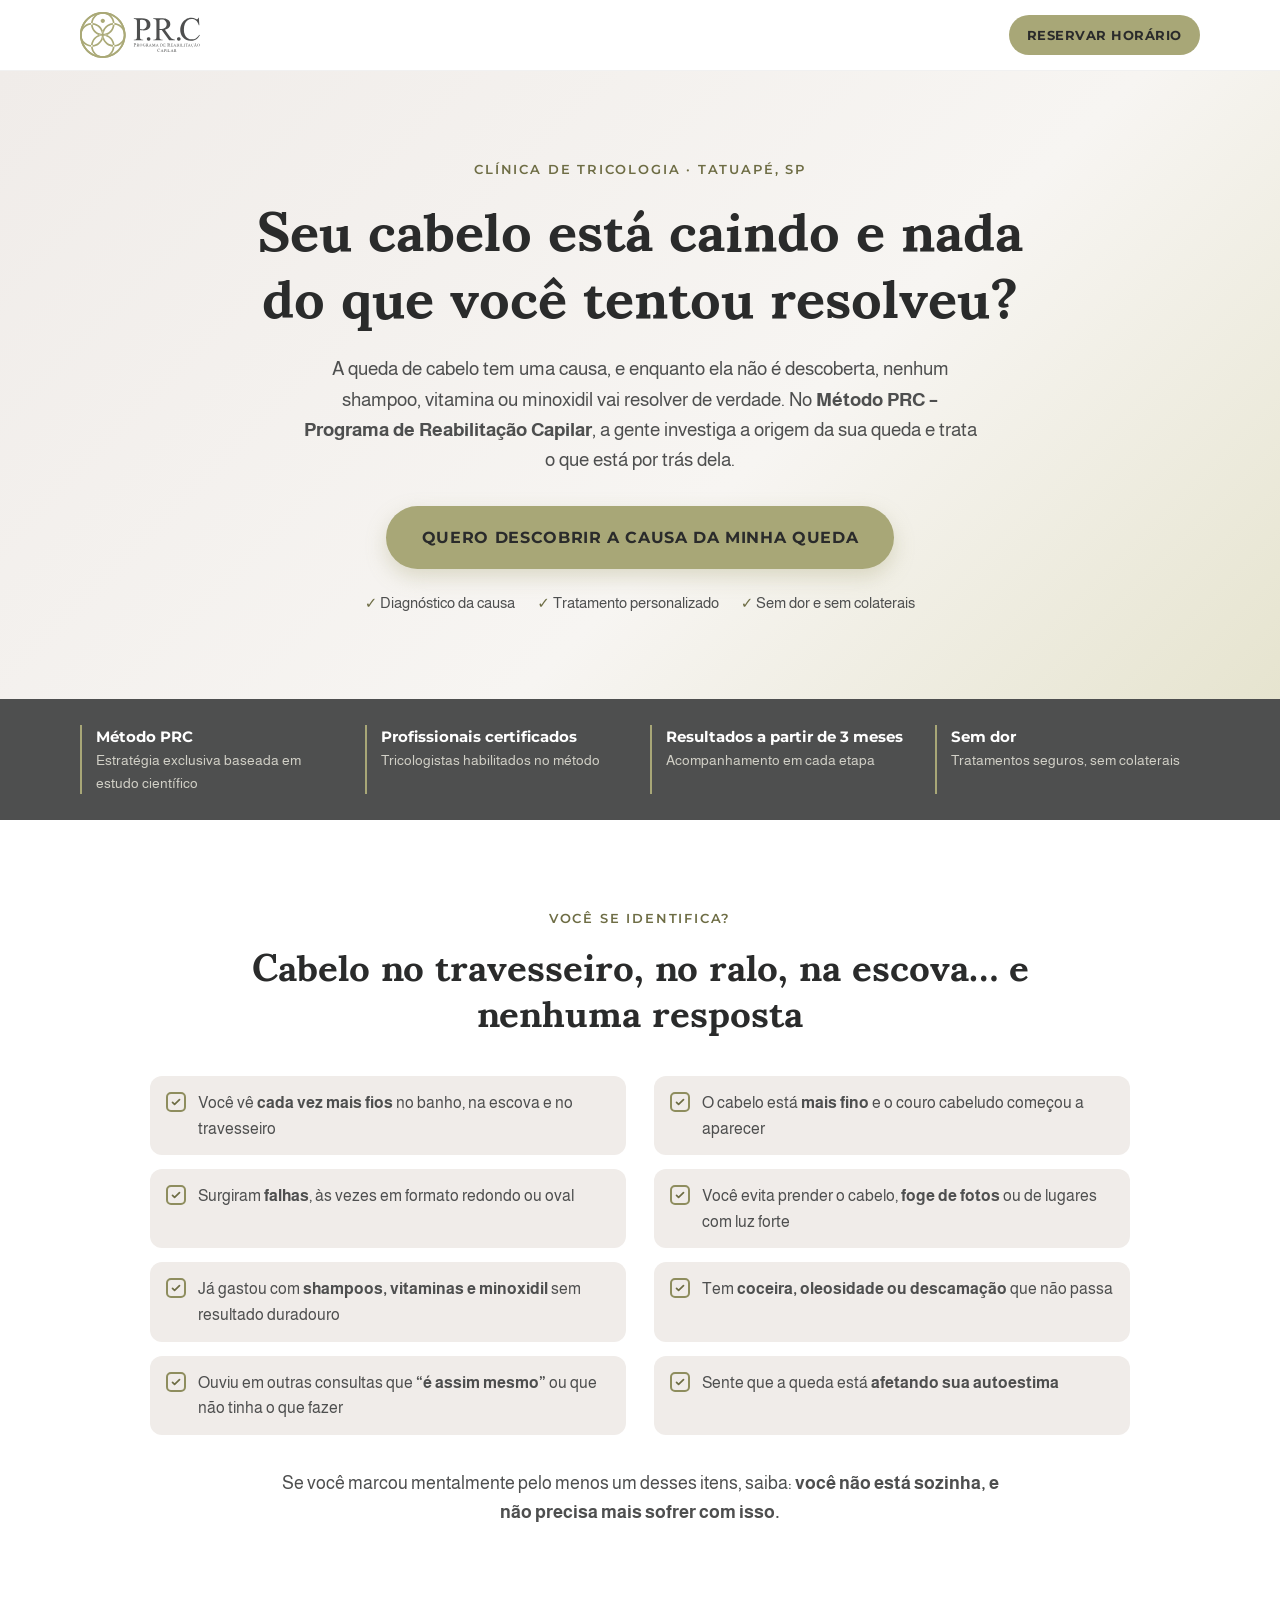
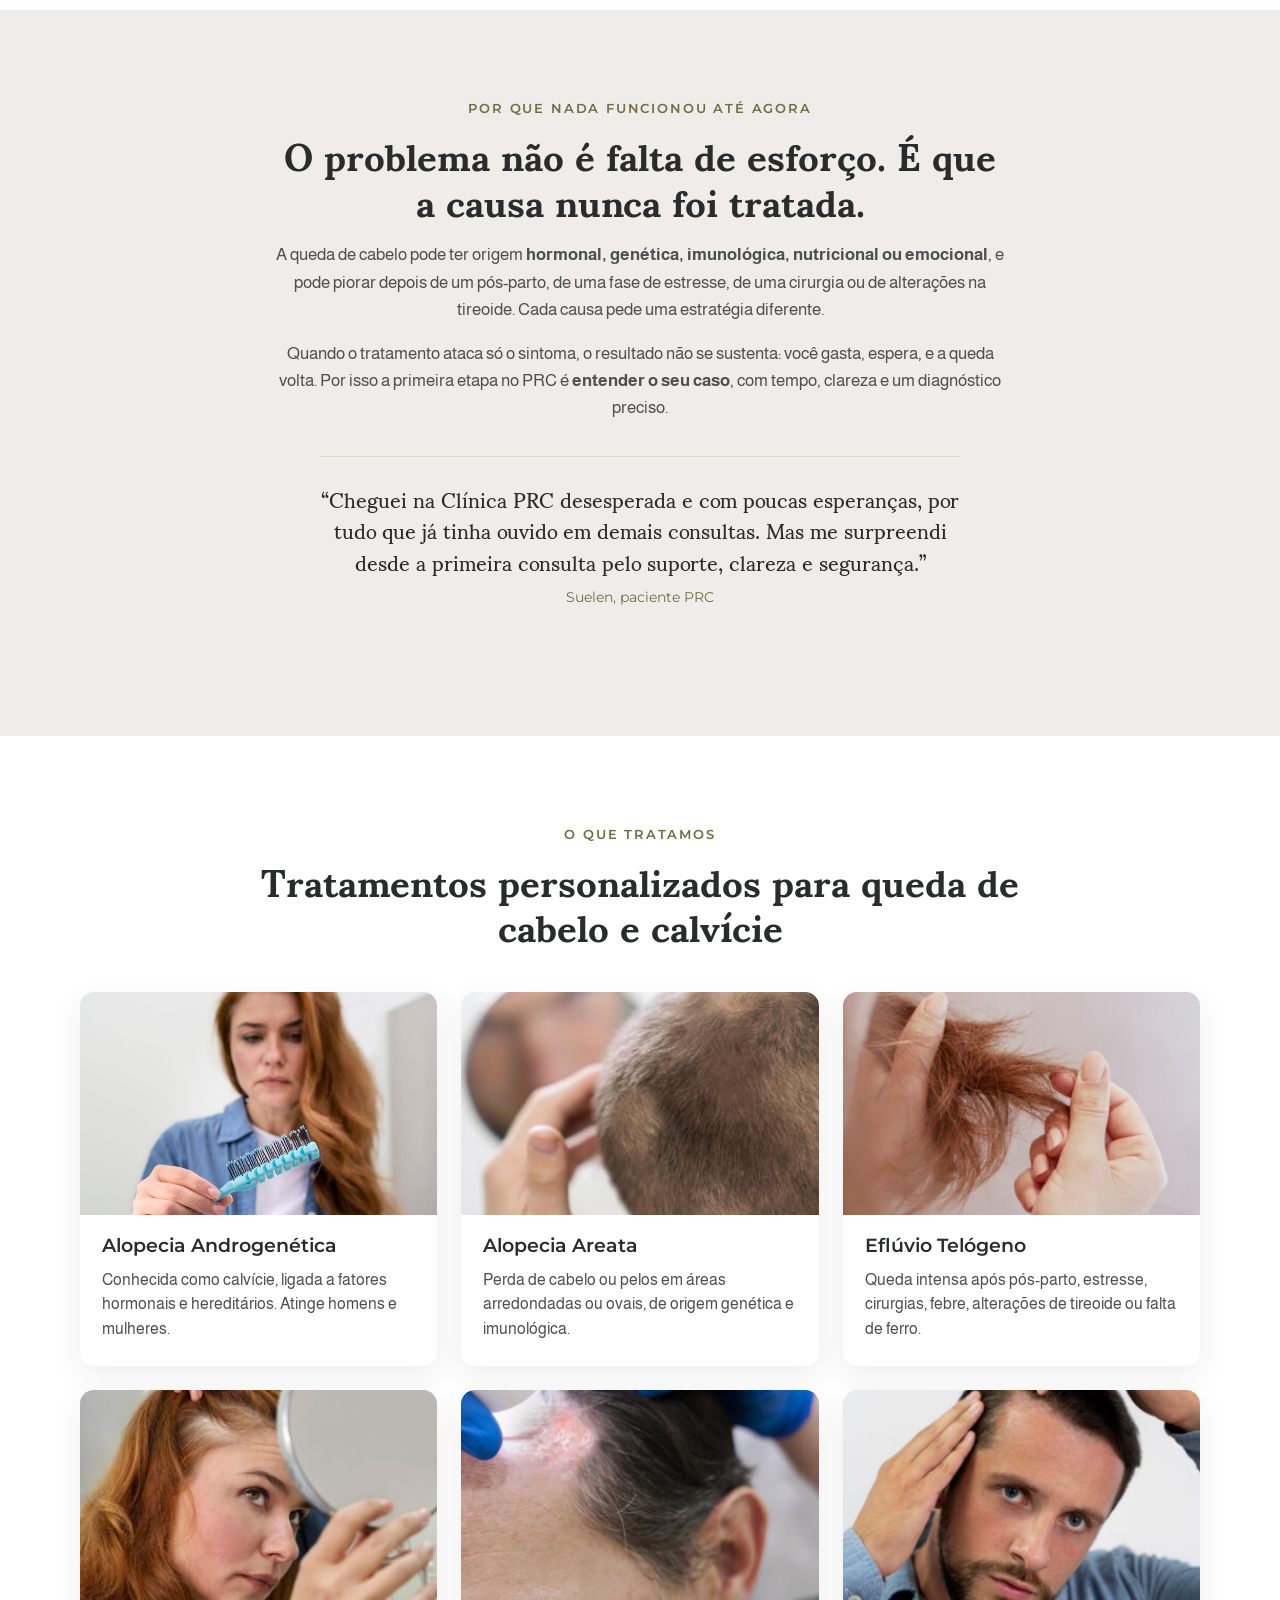
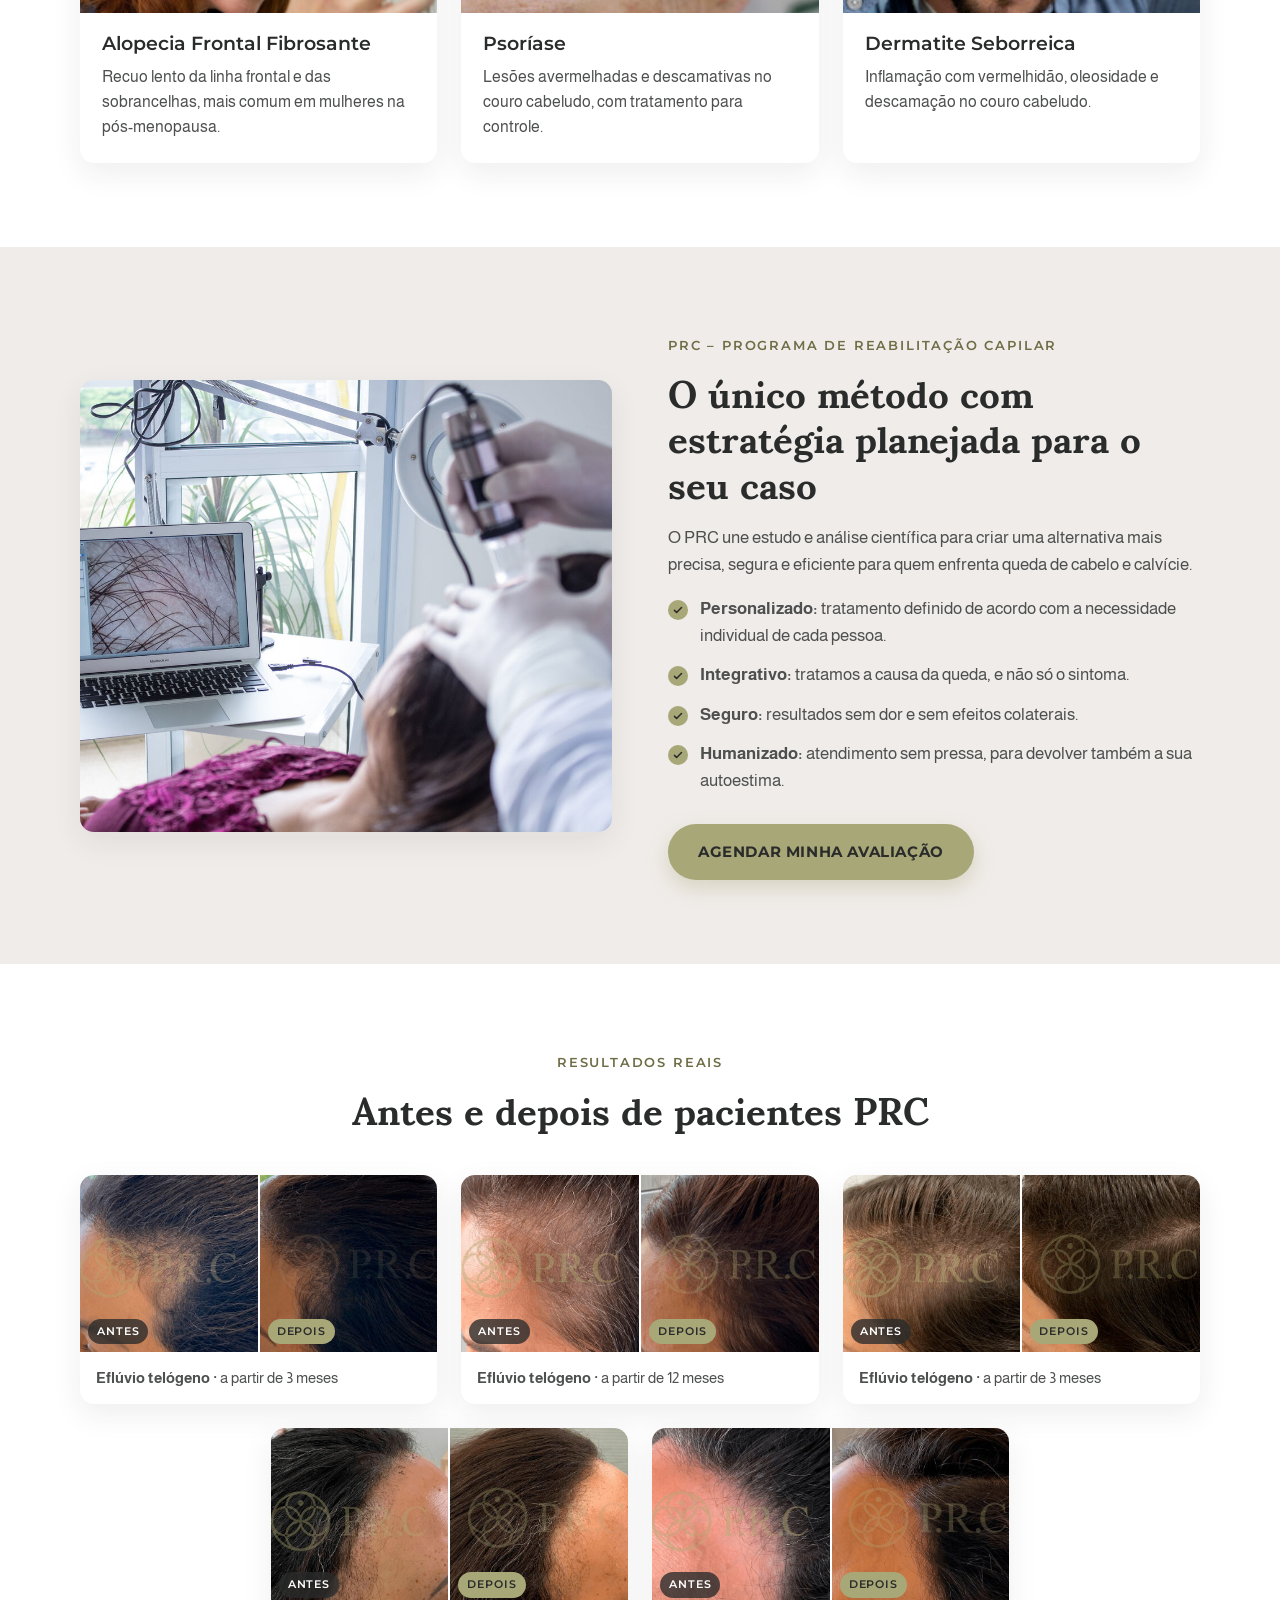
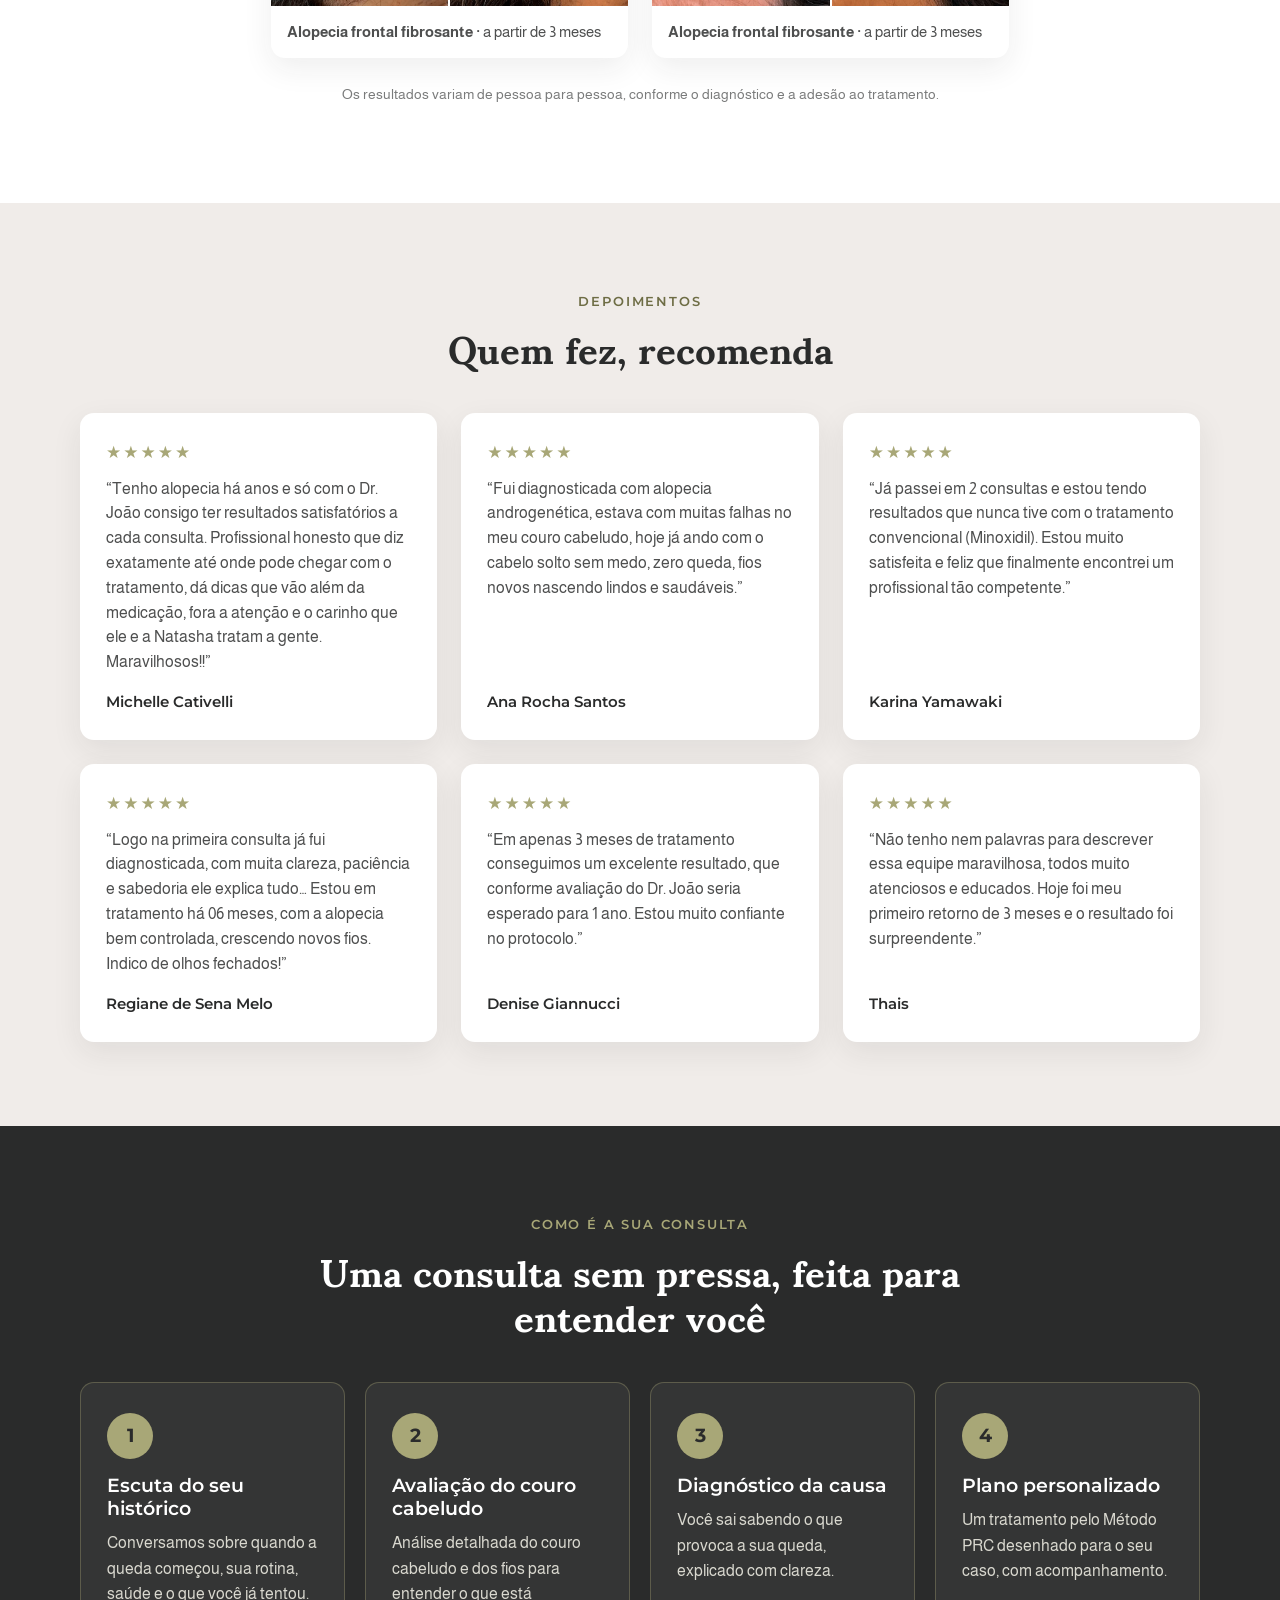
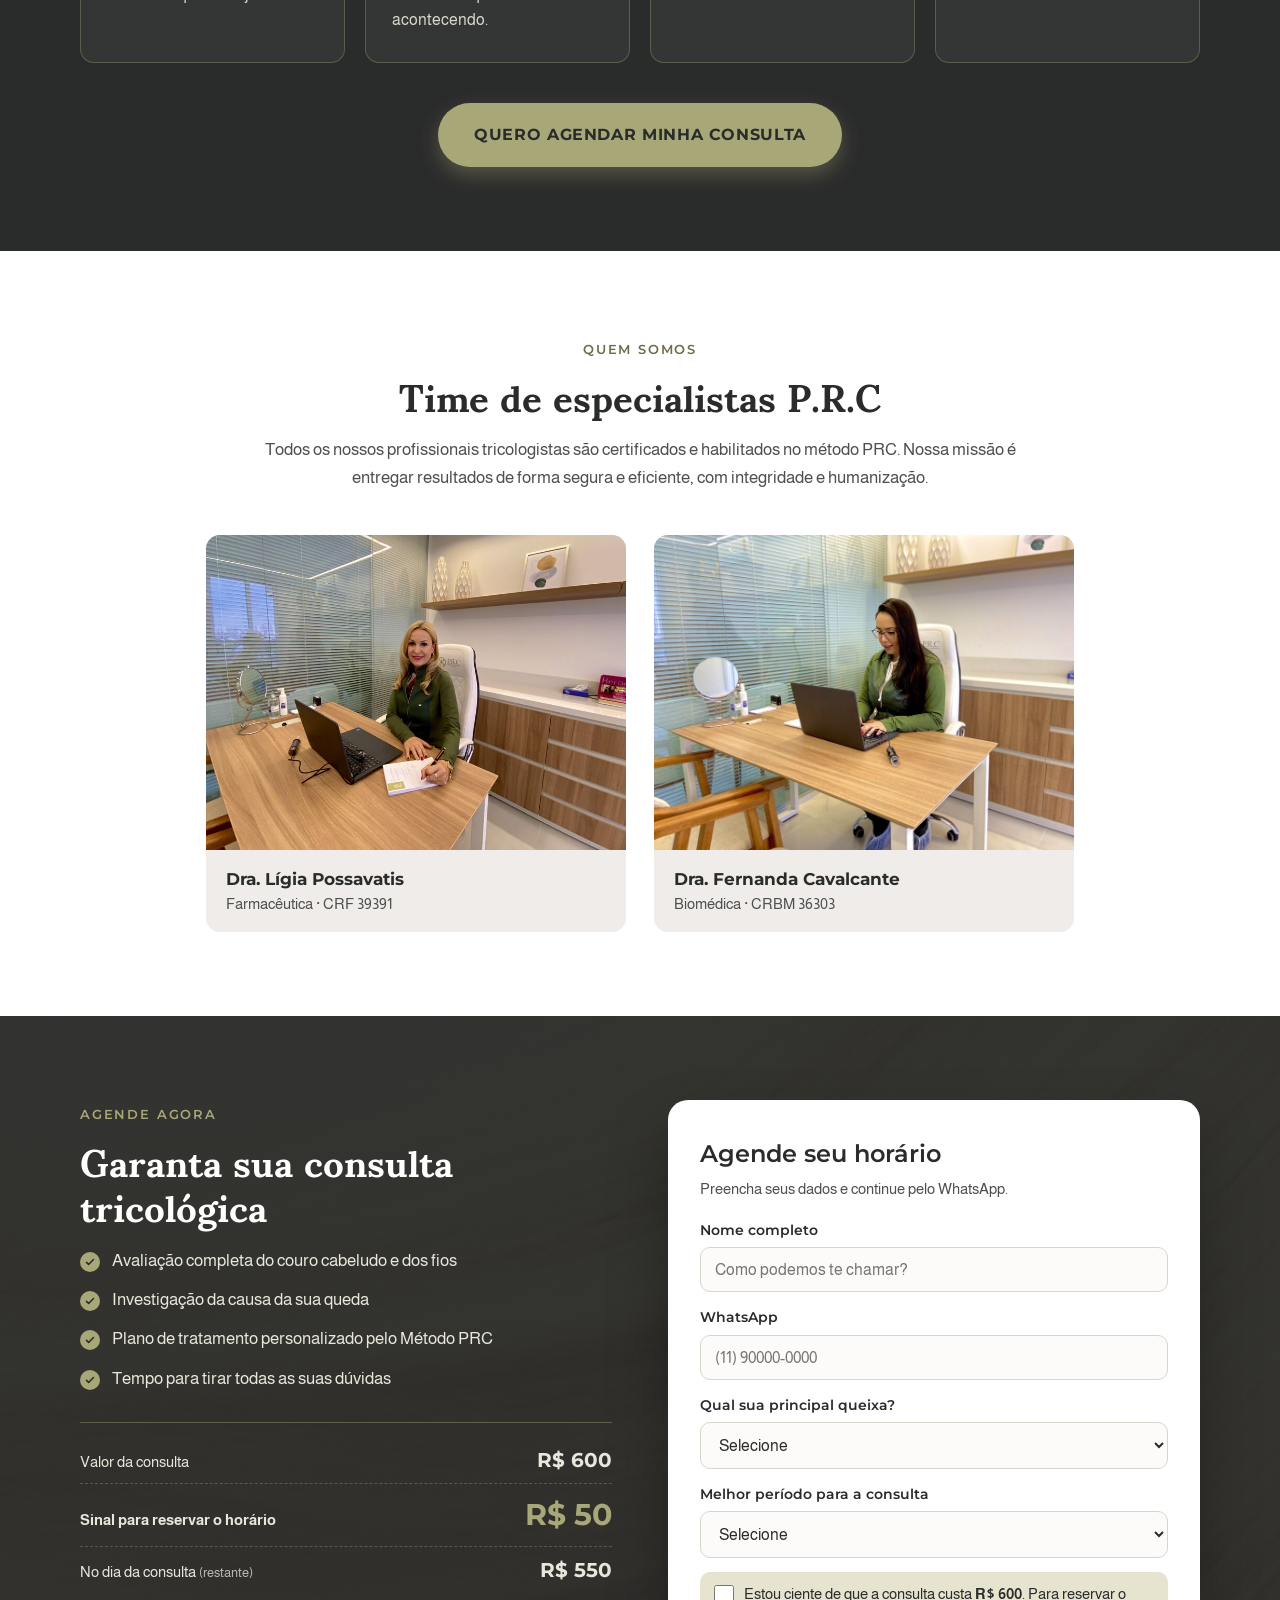
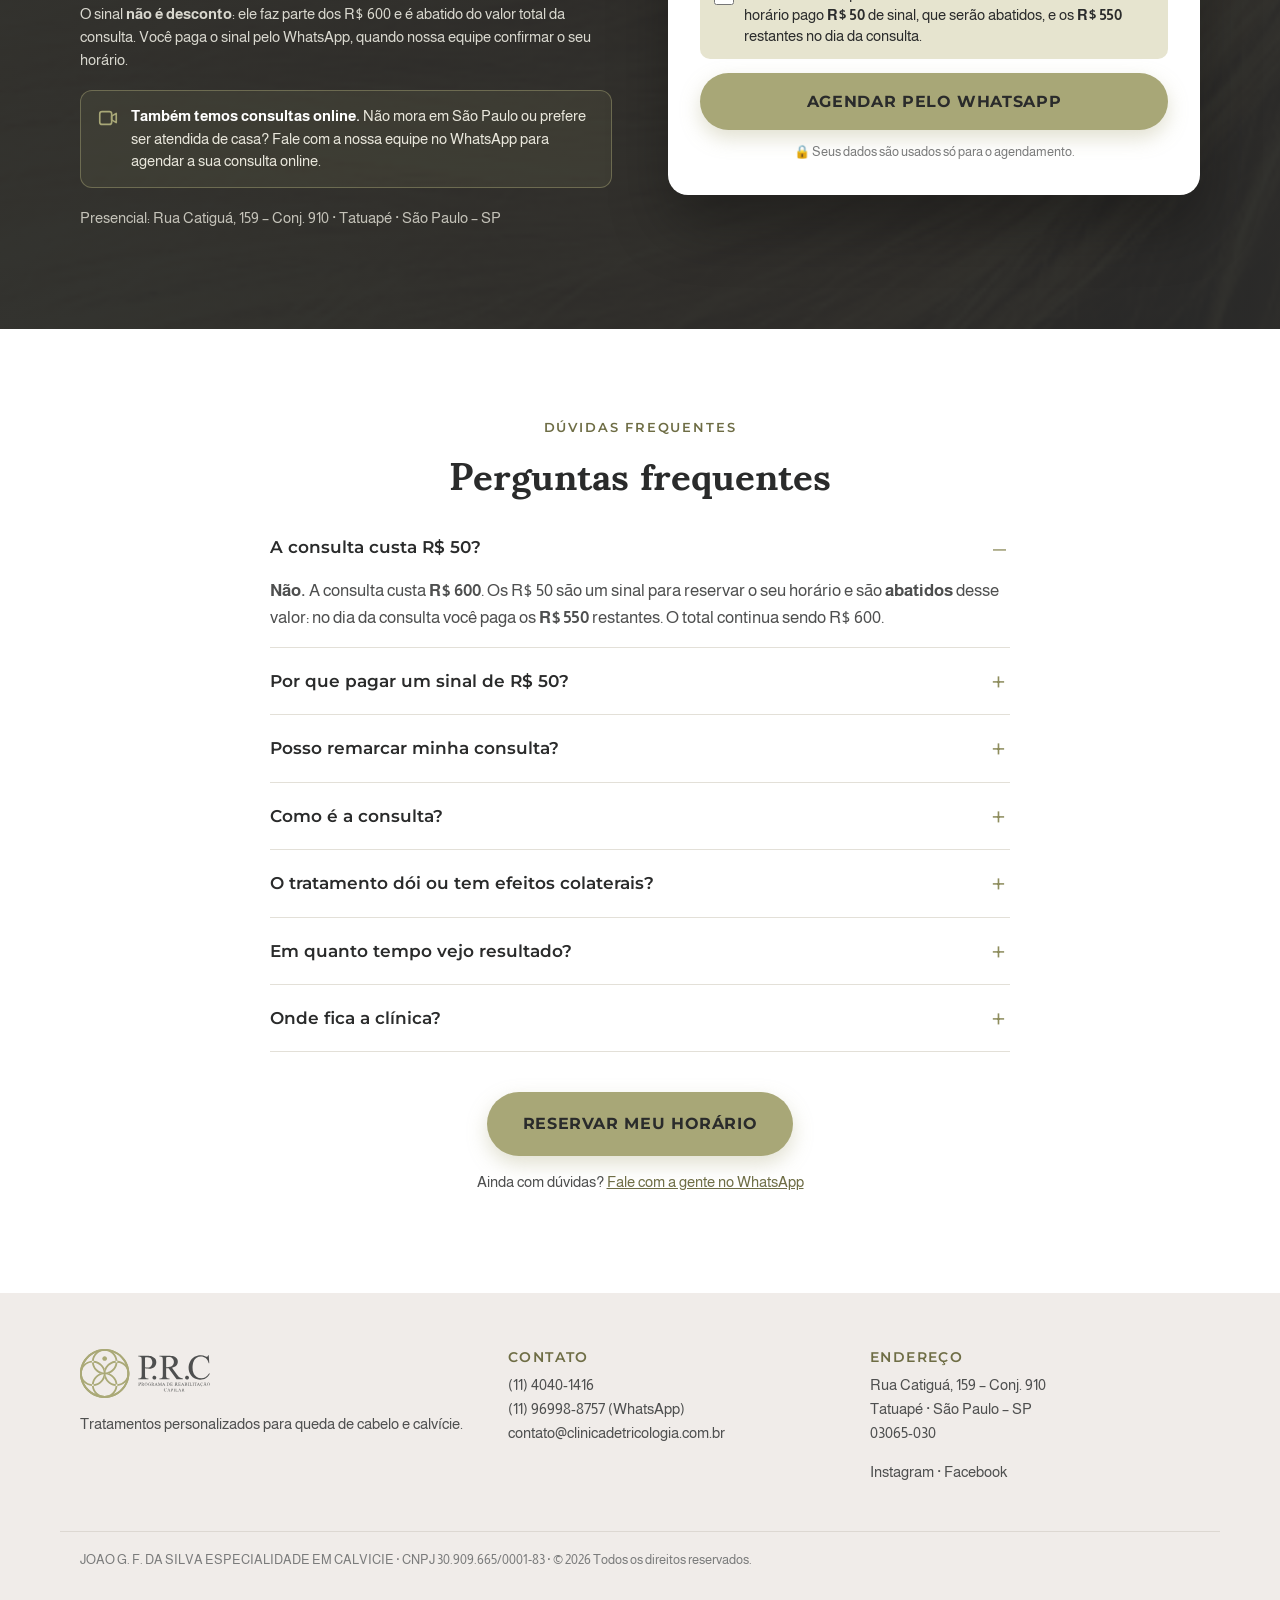
<file: index.html>
<!doctype html>
<html lang="pt-BR">
<head>
  <meta charset="utf-8">
  <meta name="viewport" content="width=device-width, initial-scale=1">
  <title>Consulta Tricológica | Clínica PRC – Tatuapé, SP</title>
  <meta name="description" content="Descubra a causa da sua queda de cabelo com o Método PRC – Programa de Reabilitação Capilar. Tratamentos personalizados para queda de cabelo e calvície no Tatuapé, SP.">
  <meta name="theme-color" content="#A8A777">
  <meta property="og:title" content="Clínica PRC – Agende sua consulta tricológica">
  <meta property="og:description" content="Descubra a causa da sua queda de cabelo e trate o que está por trás dela. Agende sua consulta tricológica.">
  <meta property="og:image" content="assets/img/dr-joao.jpg">
  <meta property="og:locale" content="pt_BR">
  <link rel="icon" type="image/png" href="assets/img/favicon.png">
  <link rel="preconnect" href="https://fonts.googleapis.com">
  <link rel="preconnect" href="https://fonts.gstatic.com" crossorigin>
  <link href="https://fonts.googleapis.com/css2?family=Almarai:wght@300;400;700&family=Montserrat:wght@400;500;600;700&family=Sumana:wght@400;700&display=swap" rel="stylesheet">
  <link rel="stylesheet" href="assets/css/style.css">
</head>
<body>

  <!-- ===== Topo ===== -->
  <header class="topbar">
    <div class="container topbar__inner">
      <a href="#" class="topbar__logo" aria-label="Clínica PRC">
        <img src="assets/img/logo-prc.svg" alt="PRC – Programa de Reabilitação Capilar" width="134" height="50">
      </a>
      <a href="#agendar" class="btn btn--sm" data-cta>Reservar horário</a>
    </div>
  </header>

  <main>
    <!-- ===== Hero ===== -->
    <section class="hero">
      <div class="container hero__grid">
        <div class="hero__text">
          <span class="eyebrow">Clínica de Tricologia · Tatuapé, SP</span>
          <h1>Seu cabelo está caindo e nada do que você tentou resolveu?</h1>
          <p class="hero__lead">A queda de cabelo tem uma causa, e enquanto ela não é descoberta, nenhum shampoo, vitamina ou minoxidil vai resolver de verdade. No <strong>Método PRC – Programa de Reabilitação Capilar</strong>, a gente investiga a origem da sua queda e trata o que está por trás dela.</p>
          <a href="#agendar" class="btn btn--lg" data-cta>Quero descobrir a causa da minha queda</a>
          <ul class="hero__checks">
            <li>Diagnóstico da causa</li>
            <li>Tratamento personalizado</li>
            <li>Sem dor e sem colaterais</li>
          </ul>
        </div>
      </div>
    </section>

    <!-- ===== Faixa de confiança ===== -->
    <section class="trust">
      <div class="container trust__grid">
        <div><strong>Método PRC</strong><span>Estratégia exclusiva baseada em estudo científico</span></div>
        <div><strong>Profissionais certificados</strong><span>Tricologistas habilitados no método</span></div>
        <div><strong>Resultados a partir de 3 meses</strong><span>Acompanhamento em cada etapa</span></div>
        <div><strong>Sem dor</strong><span>Tratamentos seguros, sem colaterais</span></div>
      </div>
    </section>

    <!-- ===== Dor ===== -->
    <section class="section">
      <div class="container">
        <div class="center narrow">
          <span class="eyebrow">Você se identifica?</span>
          <h2>Cabelo no travesseiro, no ralo, na escova… e nenhuma resposta</h2>
        </div>
        <ul class="pains">
          <li>Você vê <strong>cada vez mais fios</strong> no banho, na escova e no travesseiro</li>
          <li>O cabelo está <strong>mais fino</strong> e o couro cabeludo começou a aparecer</li>
          <li>Surgiram <strong>falhas</strong>, às vezes em formato redondo ou oval</li>
          <li>Você evita prender o cabelo, <strong>foge de fotos</strong> ou de lugares com luz forte</li>
          <li>Já gastou com <strong>shampoos, vitaminas e minoxidil</strong> sem resultado duradouro</li>
          <li>Tem <strong>coceira, oleosidade ou descamação</strong> que não passa</li>
          <li>Ouviu em outras consultas que <strong>“é assim mesmo”</strong> ou que não tinha o que fazer</li>
          <li>Sente que a queda está <strong>afetando sua autoestima</strong></li>
        </ul>
        <p class="pains__close">Se você marcou mentalmente pelo menos um desses itens, saiba: <strong>você não está sozinha, e não precisa mais sofrer com isso.</strong></p>
      </div>
    </section>

    <!-- ===== Por que nada funcionou ===== -->
    <section class="section section--beige">
      <div class="container narrow center">
        <span class="eyebrow">Por que nada funcionou até agora</span>
        <h2>O problema não é falta de esforço. É que a causa nunca foi tratada.</h2>
        <p>A queda de cabelo pode ter origem <strong>hormonal, genética, imunológica, nutricional ou emocional</strong>, e pode piorar depois de um pós-parto, de uma fase de estresse, de uma cirurgia ou de alterações na tireoide. Cada causa pede uma estratégia diferente.</p>
        <p>Quando o tratamento ataca só o sintoma, o resultado não se sustenta: você gasta, espera, e a queda volta. Por isso a primeira etapa no PRC é <strong>entender o seu caso</strong>, com tempo, clareza e um diagnóstico preciso.</p>
        <blockquote class="pull">“Cheguei na Clínica PRC desesperada e com poucas esperanças, por tudo que já tinha ouvido em demais consultas. Mas me surpreendi desde a primeira consulta pelo suporte, clareza e segurança.”<cite>Suelen, paciente PRC</cite></blockquote>
      </div>
    </section>

    <!-- ===== O que tratamos ===== -->
    <section class="section" id="tratamos">
      <div class="container">
        <div class="center narrow">
          <span class="eyebrow">O que tratamos</span>
          <h2>Tratamentos personalizados para queda de cabelo e calvície</h2>
        </div>
        <div class="cards">
          <article class="card">
            <img src="assets/img/trat-alopecia-androgenetica-mulher.jpg" alt="" loading="lazy" width="680" height="425">
            <h3>Alopecia Androgenética</h3>
            <p>Conhecida como calvície, ligada a fatores hormonais e hereditários. Atinge homens e mulheres.</p>
          </article>
          <article class="card">
            <img src="assets/img/trat-alopecia-areata.jpg" alt="" loading="lazy" width="340" height="340">
            <h3>Alopecia Areata</h3>
            <p>Perda de cabelo ou pelos em áreas arredondadas ou ovais, de origem genética e imunológica.</p>
          </article>
          <article class="card">
            <img src="assets/img/trat-efluvio-telogeno.jpg" alt="" loading="lazy" width="340" height="340">
            <h3>Eflúvio Telógeno</h3>
            <p>Queda intensa após pós-parto, estresse, cirurgias, febre, alterações de tireoide ou falta de ferro.</p>
          </article>
          <article class="card">
            <img src="assets/img/trat-alopecia-frontal-fibrosante.jpg" alt="" loading="lazy" width="340" height="340">
            <h3>Alopecia Frontal Fibrosante</h3>
            <p>Recuo lento da linha frontal e das sobrancelhas, mais comum em mulheres na pós-menopausa.</p>
          </article>
          <article class="card">
            <img src="assets/img/trat-psoriase.jpg" alt="" loading="lazy" width="340" height="340">
            <h3>Psoríase</h3>
            <p>Lesões avermelhadas e descamativas no couro cabeludo, com tratamento para controle.</p>
          </article>
          <article class="card">
            <img src="assets/img/trat-dermatite-seborreica.jpg" alt="" loading="lazy" width="340" height="340">
            <h3>Dermatite Seborreica</h3>
            <p>Inflamação com vermelhidão, oleosidade e descamação no couro cabeludo.</p>
          </article>
        </div>
      </div>
    </section>

    <!-- ===== Método PRC ===== -->
    <section class="section section--beige" id="metodo">
      <div class="container split">
        <div class="split__media">
          <img src="assets/img/dr-joao.jpg" alt="Exame de tricoscopia do couro cabeludo na Clínica PRC" loading="lazy" width="1200" height="800">
        </div>
        <div class="split__text">
          <span class="eyebrow">PRC – Programa de Reabilitação Capilar</span>
          <h2>O único método com estratégia planejada para o seu caso</h2>
          <p>O PRC une estudo e análise científica para criar uma alternativa mais precisa, segura e eficiente para quem enfrenta queda de cabelo e calvície.</p>
          <ul class="ticks">
            <li><strong>Personalizado:</strong> tratamento definido de acordo com a necessidade individual de cada pessoa.</li>
            <li><strong>Integrativo:</strong> tratamos a causa da queda, e não só o sintoma.</li>
            <li><strong>Seguro:</strong> resultados sem dor e sem efeitos colaterais.</li>
            <li><strong>Humanizado:</strong> atendimento sem pressa, para devolver também a sua autoestima.</li>
          </ul>
          <a href="#agendar" class="btn" data-cta>Agendar minha avaliação</a>
        </div>
      </div>
    </section>

    <!-- ===== Resultados ===== -->
    <section class="section" id="resultados">
      <div class="container">
        <div class="center narrow">
          <span class="eyebrow">Resultados reais</span>
          <h2>Antes e depois de pacientes PRC</h2>
        </div>
        <div class="results">
          <figure class="result">
            <div class="result__pair">
              <div><img src="assets/img/r1-antes.jpg" alt="Antes do tratamento" loading="lazy"><span>Antes</span></div>
              <div><img src="assets/img/r1-depois.jpg" alt="Depois do tratamento" loading="lazy"><span>Depois</span></div>
            </div>
            <figcaption><strong>Eflúvio telógeno</strong> · a partir de 3 meses</figcaption>
          </figure>
          <figure class="result">
            <div class="result__pair">
              <div><img src="assets/img/r2-antes.jpg" alt="Antes do tratamento" loading="lazy"><span>Antes</span></div>
              <div><img src="assets/img/r2-depois.jpg" alt="Depois do tratamento" loading="lazy"><span>Depois</span></div>
            </div>
            <figcaption><strong>Eflúvio telógeno</strong> · a partir de 12 meses</figcaption>
          </figure>
          <figure class="result">
            <div class="result__pair">
              <div><img src="assets/img/r3-antes.jpg" alt="Antes do tratamento" loading="lazy"><span>Antes</span></div>
              <div><img src="assets/img/r3-depois.jpg" alt="Depois do tratamento" loading="lazy"><span>Depois</span></div>
            </div>
            <figcaption><strong>Eflúvio telógeno</strong> · a partir de 3 meses</figcaption>
          </figure>
          <figure class="result">
            <div class="result__pair">
              <div><img src="assets/img/r4-antes.jpg" alt="Antes do tratamento" loading="lazy"><span>Antes</span></div>
              <div><img src="assets/img/r4-depois.jpg" alt="Depois do tratamento" loading="lazy"><span>Depois</span></div>
            </div>
            <figcaption><strong>Alopecia frontal fibrosante</strong> · a partir de 3 meses</figcaption>
          </figure>
          <figure class="result">
            <div class="result__pair">
              <div><img src="assets/img/r5-antes.jpg" alt="Antes do tratamento" loading="lazy"><span>Antes</span></div>
              <div><img src="assets/img/r5-depois.jpg" alt="Depois do tratamento" loading="lazy"><span>Depois</span></div>
            </div>
            <figcaption><strong>Alopecia frontal fibrosante</strong> · a partir de 3 meses</figcaption>
          </figure>
        </div>
        <p class="disclaimer">Os resultados variam de pessoa para pessoa, conforme o diagnóstico e a adesão ao tratamento.</p>
      </div>
    </section>

    <!-- ===== Depoimentos ===== -->
    <section class="section section--beige" id="depoimentos">
      <div class="container">
        <div class="center narrow">
          <span class="eyebrow">Depoimentos</span>
          <h2>Quem fez, recomenda</h2>
        </div>
        <div class="testimonials">
          <blockquote class="tst">
            <div class="tst__stars" aria-label="5 estrelas">★★★★★</div>
            <p>“Tenho alopecia há anos e só com o Dr. João consigo ter resultados satisfatórios a cada consulta. Profissional honesto que diz exatamente até onde pode chegar com o tratamento, dá dicas que vão além da medicação, fora a atenção e o carinho que ele e a Natasha tratam a gente. Maravilhosos!!”</p>
            <cite>Michelle Cativelli</cite>
          </blockquote>
          <blockquote class="tst">
            <div class="tst__stars" aria-label="5 estrelas">★★★★★</div>
            <p>“Fui diagnosticada com alopecia androgenética, estava com muitas falhas no meu couro cabeludo, hoje já ando com o cabelo solto sem medo, zero queda, fios novos nascendo lindos e saudáveis.”</p>
            <cite>Ana Rocha Santos</cite>
          </blockquote>
          <blockquote class="tst">
            <div class="tst__stars" aria-label="5 estrelas">★★★★★</div>
            <p>“Já passei em 2 consultas e estou tendo resultados que nunca tive com o tratamento convencional (Minoxidil). Estou muito satisfeita e feliz que finalmente encontrei um profissional tão competente.”</p>
            <cite>Karina Yamawaki</cite>
          </blockquote>
          <blockquote class="tst">
            <div class="tst__stars" aria-label="5 estrelas">★★★★★</div>
            <p>“Logo na primeira consulta já fui diagnosticada, com muita clareza, paciência e sabedoria ele explica tudo… Estou em tratamento há 06 meses, com a alopecia bem controlada, crescendo novos fios. Indico de olhos fechados!”</p>
            <cite>Regiane de Sena Melo</cite>
          </blockquote>
          <blockquote class="tst">
            <div class="tst__stars" aria-label="5 estrelas">★★★★★</div>
            <p>“Em apenas 3 meses de tratamento conseguimos um excelente resultado, que conforme avaliação do Dr. João seria esperado para 1 ano. Estou muito confiante no protocolo.”</p>
            <cite>Denise Giannucci</cite>
          </blockquote>
          <blockquote class="tst">
            <div class="tst__stars" aria-label="5 estrelas">★★★★★</div>
            <p>“Não tenho nem palavras para descrever essa equipe maravilhosa, todos muito atenciosos e educados. Hoje foi meu primeiro retorno de 3 meses e o resultado foi surpreendente.”</p>
            <cite>Thais</cite>
          </blockquote>
        </div>
      </div>
    </section>

    <!-- ===== Como é a consulta ===== -->
    <section class="section section--dark" id="como-funciona">
      <div class="container">
        <div class="center narrow">
          <span class="eyebrow eyebrow--light">Como é a sua consulta</span>
          <h2>Uma consulta sem pressa, feita para entender você</h2>
        </div>
        <ol class="steps">
          <li>
            <span class="steps__n">1</span>
            <h3>Escuta do seu histórico</h3>
            <p>Conversamos sobre quando a queda começou, sua rotina, saúde e o que você já tentou.</p>
          </li>
          <li>
            <span class="steps__n">2</span>
            <h3>Avaliação do couro cabeludo</h3>
            <p>Análise detalhada do couro cabeludo e dos fios para entender o que está acontecendo.</p>
          </li>
          <li>
            <span class="steps__n">3</span>
            <h3>Diagnóstico da causa</h3>
            <p>Você sai sabendo o que provoca a sua queda, explicado com clareza.</p>
          </li>
          <li>
            <span class="steps__n">4</span>
            <h3>Plano personalizado</h3>
            <p>Um tratamento pelo Método PRC desenhado para o seu caso, com acompanhamento.</p>
          </li>
        </ol>
        <div class="center steps__cta">
          <a href="#agendar" class="btn btn--lg" data-cta>Quero agendar minha consulta</a>
        </div>
      </div>
    </section>

    <!-- ===== Equipe ===== -->
    <section class="section" id="equipe">
      <div class="container">
        <div class="center narrow">
          <span class="eyebrow">Quem somos</span>
          <h2>Time de especialistas P.R.C</h2>
          <p>Todos os nossos profissionais tricologistas são certificados e habilitados no método PRC. Nossa missão é entregar resultados de forma segura e eficiente, com integridade e humanização.</p>
        </div>
        <div class="team">
          <figure>
            <img src="assets/img/equipe-1.jpg" alt="Dra. Lígia Possavatis no consultório da Clínica PRC" loading="lazy">
            <figcaption><strong>Dra. Lígia Possavatis</strong><span>Farmacêutica · CRF 39391</span></figcaption>
          </figure>
          <figure>
            <img src="assets/img/equipe-2.jpg" alt="Dra. Fernanda Cavalcante no consultório da Clínica PRC" loading="lazy">
            <figcaption><strong>Dra. Fernanda Cavalcante</strong><span>Biomédica · CRBM 36303</span></figcaption>
          </figure>
        </div>
      </div>
    </section>

    <!-- ===== Oferta + Checkout ===== -->
    <section class="section section--offer" id="agendar">
      <div class="container offer">
        <div class="offer__info">
          <span class="eyebrow eyebrow--light">Agende agora</span>
          <h2>Garanta sua consulta tricológica</h2>
          <ul class="ticks ticks--light">
            <li>Avaliação completa do couro cabeludo e dos fios</li>
            <li>Investigação da causa da sua queda</li>
            <li>Plano de tratamento personalizado pelo Método PRC</li>
            <li>Tempo para tirar todas as suas dúvidas</li>
          </ul>
          <div class="offer__price">
            <dl class="breakdown breakdown--dark">
              <div><dt>Valor da consulta</dt><dd data-consulta>R$ 600</dd></div>
              <div class="breakdown__now"><dt>Sinal para reservar o horário</dt><dd data-sinal>R$ 50</dd></div>
              <div><dt>No dia da consulta <small>(restante)</small></dt><dd data-restante>R$ 550</dd></div>
            </dl>
            <p class="breakdown__note">O sinal <strong>não é desconto</strong>: ele faz parte dos <span data-consulta>R$ 600</span> e é abatido do valor total da consulta. Você paga o sinal pelo WhatsApp, quando nossa equipe confirmar o seu horário.</p>
          </div>
          <div class="online-note">
            <svg viewBox="0 0 24 24" width="22" height="22" aria-hidden="true"><rect x="3" y="5" width="13" height="14" rx="2.5" fill="none" stroke="currentColor" stroke-width="1.8"/><path d="M16 10l5-3v10l-5-3z" fill="none" stroke="currentColor" stroke-width="1.8" stroke-linejoin="round"/></svg>
            <p><strong>Também temos consultas online.</strong> Não mora em São Paulo ou prefere ser atendida de casa? Fale com a nossa equipe no WhatsApp para agendar a sua consulta online.</p>
          </div>
          <p class="offer__address">Presencial: Rua Catiguá, 159 – Conj. 910 · Tatuapé · São Paulo – SP</p>
        </div>

        <div class="checkout" id="checkout">
          <!-- Formulário -->
          <form class="checkout__step" id="step-form" novalidate>
            <div class="checkout__head">
              <h3>Agende seu horário</h3>
              <p class="checkout__hello">Preencha seus dados e continue pelo WhatsApp.</p>
            </div>
            <label>Nome completo
              <input type="text" name="nome" autocomplete="name" required placeholder="Como podemos te chamar?">
            </label>
            <label>WhatsApp
              <input type="tel" name="whats" autocomplete="tel" inputmode="tel" required placeholder="(11) 90000-0000">
            </label>
            <label>Qual sua principal queixa?
              <select name="queixa" required>
                <option value="">Selecione</option>
                <option>Queda de cabelo</option>
                <option>Afinamento / falhas</option>
                <option>Calvície</option>
                <option>Alopecia areata</option>
                <option>Coceira, caspa ou descamação</option>
                <option>Outro / não sei</option>
              </select>
            </label>
            <label>Melhor período para a consulta
              <select name="periodo" required>
                <option value="">Selecione</option>
                <option>Manhã</option>
                <option>Tarde</option>
                <option>Qualquer horário</option>
              </select>
            </label>
            <label class="aware">
              <input type="checkbox" name="ciente" required>
              <span>Estou ciente de que a consulta custa <strong data-consulta>R$ 600</strong>. Para reservar o horário pago <strong data-sinal>R$ 50</strong> de sinal, que serão abatidos, e os <strong data-restante>R$ 550</strong> restantes no dia da consulta.</span>
            </label>
            <p class="form-error" id="form-error" role="alert" hidden></p>
            <button type="submit" class="btn btn--lg btn--block">Agendar pelo WhatsApp</button>
            <p class="checkout__safe">Seus dados são usados só para o agendamento.</p>
          </form>

          <!-- Enviado: contagem e redirecionamento para o WhatsApp -->
          <div class="checkout__step done" id="step-done" hidden aria-live="polite">
            <div class="done__icon" aria-hidden="true">
              <svg viewBox="0 0 24 24" width="34" height="34"><path d="M5 12.5l4.5 4.5L19 7.5" fill="none" stroke="currentColor" stroke-width="2.6" stroke-linecap="round" stroke-linejoin="round"/></svg>
            </div>
            <h3 id="done-title">Recebemos seus dados!</h3>
            <p>Você será direcionada para o nosso WhatsApp para escolher o seu horário em</p>
            <div class="done__count"><span id="done-count">5</span><small>segundos</small></div>
            <a href="#" class="btn btn--whats btn--lg btn--block" id="done-whats" hidden>Abrir o WhatsApp</a>
          </div>
        </div>
      </div>
    </section>

    <!-- ===== FAQ ===== -->
    <section class="section" id="faq">
      <div class="container narrow">
        <div class="center">
          <span class="eyebrow">Dúvidas frequentes</span>
          <h2>Perguntas frequentes</h2>
        </div>
        <div class="faq">
          <details open>
            <summary>A consulta custa <span data-sinal>R$ 50</span>?</summary>
            <p><strong>Não.</strong> A consulta custa <strong data-consulta>R$ 600</strong>. Os <span data-sinal>R$ 50</span> são um sinal para reservar o seu horário e são <strong>abatidos</strong> desse valor: no dia da consulta você paga os <strong data-restante>R$ 550</strong> restantes. O total continua sendo <span data-consulta>R$ 600</span>.</p>
          </details>
          <details>
            <summary>Por que pagar um sinal de <span data-sinal>R$ 50</span>?</summary>
            <p>O sinal garante a reserva do seu horário na agenda da clínica. Assim que recebermos o comprovante, nossa equipe confirma o dia e o horário com você pelo WhatsApp.</p>
          </details>
          <details data-faq="RESPOSTA_REMARCAR">
            <summary>Posso remarcar minha consulta?</summary>
            <p></p>
          </details>
          <details>
            <summary>Como é a consulta?</summary>
            <p>Na consulta é feita uma avaliação completa do couro cabeludo e dos fios para identificar a causa da queda. A partir do diagnóstico, montamos um plano de tratamento personalizado pelo Método PRC, com tempo para tirar todas as suas dúvidas.</p>
          </details>
          <details>
            <summary>O tratamento dói ou tem efeitos colaterais?</summary>
            <p>Nossa missão é entregar resultados de forma segura e eficiente, sem causar dor ou colaterais. O protocolo é definido conforme o seu caso.</p>
          </details>
          <details>
            <summary>Em quanto tempo vejo resultado?</summary>
            <p>Muitos pacientes percebem melhora a partir de 3 meses de tratamento. O tempo varia de acordo com o diagnóstico e com cada organismo.</p>
          </details>
          <details>
            <summary>Onde fica a clínica?</summary>
            <p>Rua Catiguá, 159 – Conjunto 910 – Tatuapé, São Paulo – SP, CEP 03065-030. Local de fácil acesso.</p>
          </details>
        </div>
        <div class="center">
          <a href="#agendar" class="btn btn--lg" data-cta>Reservar meu horário</a>
          <p class="small">Ainda com dúvidas? <a href="#" id="whats-duvida" target="_blank" rel="noopener">Fale com a gente no WhatsApp</a></p>
        </div>
      </div>
    </section>
  </main>

  <!-- ===== Rodapé ===== -->
  <footer class="footer">
    <div class="container footer__grid">
      <div>
        <img src="assets/img/logo-prc.svg" alt="PRC" width="134" height="50" class="footer__logo">
        <p>Tratamentos personalizados para queda de cabelo e calvície.</p>
      </div>
      <div>
        <h4>Contato</h4>
        <p><a href="tel:+551140401416">(11) 4040-1416</a><br>
           <a href="#" data-whats-link>(11) 96998-8757 (WhatsApp)</a><br>
           <a href="mailto:contato@clinicadetricologia.com.br">contato@clinicadetricologia.com.br</a></p>
      </div>
      <div>
        <h4>Endereço</h4>
        <p>Rua Catiguá, 159 – Conj. 910<br>Tatuapé · São Paulo – SP<br>03065-030</p>
        <p><a href="https://www.instagram.com/clinicaprc/" target="_blank" rel="noopener">Instagram</a> · <a href="https://www.facebook.com/clinicaprc" target="_blank" rel="noopener">Facebook</a></p>
      </div>
    </div>
    <div class="container footer__legal">
      JOAO G. F. DA SILVA ESPECIALIDADE EM CALVICIE · CNPJ 30.909.665/0001-83 · © <span data-year></span> Todos os direitos reservados.
    </div>
  </footer>

  <!-- CTA fixo no celular -->
  <a href="#agendar" class="sticky-cta" data-cta>Reservar meu horário</a>

  <script src="assets/js/config.js"></script>
  <script src="assets/js/main.js" defer></script>
</body>
</html>
</file>
<file: assets/css/style.css>
/* Identidade visual PRC — cores e fontes do site clinicadetricologia.com.br */
:root {
  --gold: #A8A777;
  --gold-dark: #8E8D5E;
  --gold-deep: #6E6D45;
  --gold-soft: #E6E4CF;
  --beige: #F0ECE9;
  --graphite: #4E4F4F;
  --ink: #2A2B2B;
  --white: #FFFFFF;
  --whats: #1FAF54;
  --radius: 14px;
  --shadow: 0 10px 30px rgba(42, 43, 43, .08);
  --font-title: 'Sumana', Georgia, serif;
  --font-head: 'Montserrat', system-ui, sans-serif;
  --font-body: 'Almarai', system-ui, sans-serif;
}

*, *::before, *::after { box-sizing: border-box; }
html { scroll-behavior: smooth; scroll-padding-top: 80px; }
body {
  margin: 0;
  font-family: var(--font-body);
  font-size: 17px;
  line-height: 1.6;
  color: var(--graphite);
  background: var(--white);
  -webkit-font-smoothing: antialiased;
}
[hidden] { display: none !important; }
img { max-width: 100%; height: auto; display: block; }
a { color: var(--gold-deep); }
h1, h2, h3, h4 { color: var(--ink); margin: 0 0 .5em; line-height: 1.2; }
h1, h2 { font-family: var(--font-title); font-weight: 700; }
h1 { font-size: clamp(30px, 4.4vw, 48px); }
h2 { font-size: clamp(26px, 3.4vw, 38px); }
h3, h4 { font-family: var(--font-head); font-weight: 600; }
h3 { font-size: 19px; }
p { margin: 0 0 1em; }

.container { width: 100%; max-width: 1160px; margin: 0 auto; padding: 0 20px; }
.narrow { max-width: 780px; }
.center { text-align: center; }
.small { font-size: 15px; margin-top: 14px; }

.eyebrow {
  display: inline-block;
  font-family: var(--font-head);
  font-size: 13px;
  font-weight: 600;
  letter-spacing: .14em;
  text-transform: uppercase;
  color: var(--gold-deep);
  margin-bottom: 12px;
}
.eyebrow--light { color: var(--gold); }

/* Botões */
.btn {
  display: inline-flex; align-items: center; justify-content: center; gap: .4em;
  font-family: var(--font-head); font-weight: 700; font-size: 15px;
  letter-spacing: .04em; text-transform: uppercase; text-decoration: none;
  color: var(--ink); background: var(--gold);
  border: 0; border-radius: 999px; padding: 16px 30px; cursor: pointer;
  box-shadow: 0 8px 20px rgba(168, 167, 119, .35);
  transition: transform .15s ease, background .15s ease, box-shadow .15s ease;
}
.btn:hover { background: #B8B781; transform: translateY(-1px); }
.btn:focus-visible { outline: 3px solid var(--gold-deep); outline-offset: 3px; }
.btn--sm { padding: 10px 18px; font-size: 13px; box-shadow: none; }
.btn--lg { padding: 19px 36px; font-size: 16px; }
.btn--block { width: 100%; }
.btn--ghost { background: transparent; border: 2px solid var(--gold); box-shadow: none; }
.btn--ghost:hover { background: var(--gold-soft); }
.btn--whats { background: var(--whats); color: var(--white); box-shadow: 0 8px 20px rgba(31, 175, 84, .3); }
.btn--whats:hover { background: #179446; }

/* Topo */
.topbar {
  position: sticky; top: 0; z-index: 50;
  background: rgba(255, 255, 255, .95); backdrop-filter: blur(8px);
  border-bottom: 1px solid rgba(78, 79, 79, .08);
}
.topbar__inner { display: flex; align-items: center; justify-content: space-between; height: 70px; }
.topbar__logo img { width: 120px; height: auto; }

/* Hero */
.hero { background: linear-gradient(135deg, var(--beige) 0%, #F7F5F2 60%, var(--gold-soft) 100%); overflow: hidden; }
.hero__grid { padding-top: 84px; padding-bottom: 84px; text-align: center; }
.hero__text { max-width: 820px; margin: 0 auto; }
.hero h1 { font-size: clamp(32px, 5vw, 56px); }
.hero__lead { font-size: 19px; max-width: 680px; margin: 0 auto 30px; }
.hero__checks { list-style: none; padding: 0; margin: 22px 0 0; display: flex; flex-wrap: wrap; justify-content: center; gap: 6px 22px; font-size: 15px; }
.hero__checks li::before { content: "✓ "; color: var(--gold-deep); font-weight: 700; }

.price-tag {
  background: var(--white); border-left: 5px solid var(--gold);
  border-radius: var(--radius); padding: 16px 22px; margin: 26px 0 26px;
  box-shadow: var(--shadow); max-width: 480px;
}
.price-tag__title { font-family: var(--font-head); font-weight: 600; font-size: 13px; letter-spacing: .08em; text-transform: uppercase; color: var(--gold-deep); margin: 0 0 8px; }

/* Quadro de valores: consulta / sinal / restante */
.breakdown { margin: 0; }
.breakdown div { display: flex; justify-content: space-between; align-items: baseline; gap: 12px; padding: 7px 0; border-bottom: 1px dashed #DAD6CC; }
.breakdown div:last-child { border-bottom: 0; }
.breakdown dt { font-size: 15px; }
.breakdown dt small { font-size: 13px; opacity: .75; }
.breakdown dd { margin: 0; font-family: var(--font-head); font-weight: 700; color: var(--ink); font-size: 17px; white-space: nowrap; }
.breakdown__now dt { font-weight: 700; color: var(--ink); }
.breakdown__now dd { color: var(--gold-deep); font-size: 22px; }
.breakdown__note { font-size: 13.5px; margin: 10px 0 0; color: #5d5e5e; }
.breakdown--dark div { border-bottom-color: rgba(168, 167, 119, .35); }
.breakdown--dark dt, .breakdown--dark dd, .breakdown--dark .breakdown__now dt { color: #E9E7DC; }
.breakdown--dark dd { font-size: 20px; }
.breakdown--dark .breakdown__now dd { color: var(--gold); font-size: 30px; }
.breakdown--dark + .breakdown__note { color: #D9D8CF; font-size: 14.5px; }

/* Confiança */
.trust { background: var(--graphite); color: #E9E7DC; }
.trust__grid { display: grid; grid-template-columns: repeat(4, 1fr); gap: 20px; padding-top: 26px; padding-bottom: 26px; }
.trust__grid div { display: flex; flex-direction: column; border-left: 2px solid var(--gold); padding-left: 14px; }
.trust__grid strong { font-family: var(--font-head); color: var(--white); font-size: 15px; }
.trust__grid span { font-size: 14px; opacity: .85; }

/* Dor */
.pains { list-style: none; padding: 0; margin: 0 auto; max-width: 980px; display: grid; grid-template-columns: 1fr 1fr; gap: 14px 28px; }
.pains li { position: relative; padding: 14px 16px 14px 48px; background: var(--beige); border-radius: 12px; font-size: 16px; }
.pains li::before {
  content: ""; position: absolute; left: 16px; top: 16px; width: 20px; height: 20px; border-radius: 5px;
  border: 2px solid var(--gold-dark);
  background: url("data:image/svg+xml,%3Csvg xmlns='http://www.w3.org/2000/svg' viewBox='0 0 20 20'%3E%3Cpath d='M5 10.5l3 3 7-7' fill='none' stroke='%236E6D45' stroke-width='2.4' stroke-linecap='round' stroke-linejoin='round'/%3E%3C/svg%3E") center/14px no-repeat;
}
.pains__close { text-align: center; max-width: 720px; margin: 34px auto 0; font-size: 18px; }
.pull { margin: 34px auto 0; max-width: 640px; font-family: var(--font-title); font-size: 21px; line-height: 1.5; color: var(--ink); border-top: 1px solid #DAD6CC; padding-top: 26px; }
.pull cite { display: block; margin-top: 10px; font-family: var(--font-head); font-style: normal; font-size: 14px; color: var(--gold-deep); }
.steps__cta { margin-top: 40px; }

/* Seções */
.section { padding: 84px 0; }
.section--beige { background: var(--beige); }
.section--dark { background: var(--ink); color: #D9D8CF; }
.section--dark h2, .section--dark h3 { color: var(--white); }
.section .center.narrow { margin: 0 auto 44px; }

/* Cards de tratamentos */
.cards { display: grid; grid-template-columns: repeat(3, 1fr); gap: 24px; }
.card { background: var(--white); border-radius: var(--radius); overflow: hidden; box-shadow: var(--shadow); }
.card img { width: 100%; aspect-ratio: 16 / 10; object-fit: cover; }
.card h3 { padding: 20px 22px 0; }
.card p { padding: 0 22px 8px; font-size: 15.5px; }

/* Método */
.split { display: grid; grid-template-columns: 1fr 1fr; gap: 56px; align-items: center; }
.split__media img { border-radius: var(--radius); box-shadow: var(--shadow); aspect-ratio: 4 / 3.4; object-fit: cover; width: 100%; }
.ticks { list-style: none; padding: 0; margin: 0 0 30px; }
.ticks li { position: relative; padding-left: 32px; margin-bottom: 12px; }
.ticks li::before {
  content: ""; position: absolute; left: 0; top: 5px; width: 20px; height: 20px; border-radius: 50%;
  background: var(--gold) url("data:image/svg+xml,%3Csvg xmlns='http://www.w3.org/2000/svg' viewBox='0 0 20 20'%3E%3Cpath d='M5 10.5l3 3 7-7' fill='none' stroke='%232A2B2B' stroke-width='2.2' stroke-linecap='round' stroke-linejoin='round'/%3E%3C/svg%3E") center/14px no-repeat;
}
.ticks--light li { color: #E9E7DC; }

/* Passos */
.steps { list-style: none; padding: 0; margin: 0; display: grid; grid-template-columns: repeat(4, 1fr); gap: 20px; }
.steps li { background: rgba(255, 255, 255, .05); border: 1px solid rgba(168, 167, 119, .35); border-radius: var(--radius); padding: 30px 26px; }
.steps__n {
  display: inline-grid; place-items: center; width: 46px; height: 46px; border-radius: 50%;
  background: var(--gold); color: var(--ink); font-family: var(--font-head); font-weight: 700; font-size: 19px; margin-bottom: 16px;
}
.steps p { margin: 0; font-size: 16px; }

/* Resultados */
.results { display: flex; flex-wrap: wrap; justify-content: center; gap: 24px; }
.result { flex: 0 1 calc((100% - 48px) / 3); margin: 0; background: var(--white); border-radius: var(--radius); box-shadow: var(--shadow); overflow: hidden; }
.result__pair { display: grid; grid-template-columns: 1fr 1fr; gap: 2px; background: var(--white); }
.result__pair div { position: relative; }
.result__pair img { width: 100%; aspect-ratio: 1 / 1; object-fit: cover; }
.result__pair span {
  position: absolute; left: 8px; bottom: 8px; background: rgba(42, 43, 43, .78); color: var(--white);
  font-family: var(--font-head); font-size: 11px; font-weight: 600; letter-spacing: .08em; text-transform: uppercase;
  padding: 4px 9px; border-radius: 999px;
}
.result__pair div:last-child span { background: var(--gold); color: var(--ink); }
.result figcaption { padding: 14px 16px; font-size: 15px; }
.disclaimer { text-align: center; font-size: 13.5px; color: #7a7b7b; margin-top: 26px; }

/* Depoimentos */
.testimonials { display: grid; grid-template-columns: repeat(3, 1fr); gap: 24px; }
.tst { margin: 0; background: var(--white); border-radius: var(--radius); padding: 26px; box-shadow: var(--shadow); display: flex; flex-direction: column; }
.tst__stars { color: var(--gold); letter-spacing: 2px; margin-bottom: 10px; }
.tst p { font-size: 15.5px; flex: 1; }
.tst cite { font-style: normal; font-family: var(--font-head); font-weight: 600; color: var(--ink); font-size: 15px; }

/* Equipe */
.team { display: grid; grid-template-columns: repeat(2, minmax(0, 420px)); gap: 28px; justify-content: center; }
.team figure { margin: 0; background: var(--beige); border-radius: var(--radius); overflow: hidden; }
.team img { width: 100%; aspect-ratio: 4 / 3; object-fit: cover; }
.team figcaption { padding: 16px 20px; display: flex; flex-direction: column; }
.team strong { font-family: var(--font-head); color: var(--ink); }
.team span { font-size: 14.5px; }

/* Oferta / checkout */
.section--offer {
  background: linear-gradient(rgba(42, 43, 43, .92), rgba(42, 43, 43, .92)), url("../img/bg-agende.jpg") center/cover;
  color: #E9E7DC;
}
.section--offer h2 { color: var(--white); }
.offer { display: grid; grid-template-columns: 1fr 1fr; gap: 56px; align-items: start; }
.offer__price { border-top: 1px solid rgba(168, 167, 119, .4); padding-top: 14px; margin-top: 10px; }
.online-note { display: flex; gap: 12px; align-items: flex-start; margin-top: 18px; padding: 14px 16px; border: 1px solid rgba(168, 167, 119, .45); border-radius: 12px; background: rgba(168, 167, 119, .1); color: #E9E7DC; }
.online-note svg { flex: none; color: var(--gold); margin-top: 2px; }
.online-note p { margin: 0; font-size: 15px; line-height: 1.5; }
.online-note strong { color: var(--white); }
.offer__address { font-size: 15px; opacity: .8; margin-top: 18px; }

.checkout { background: var(--white); color: var(--graphite); border-radius: 20px; padding: 32px; box-shadow: 0 30px 60px rgba(0, 0, 0, .3); }
.checkout__head { margin-bottom: 18px; }
.checkout__head h3 { font-size: 24px; margin: 8px 0 0; }
.checkout__hello { margin: 8px 0 0; font-size: 15px; }
.checkout label { display: block; font-family: var(--font-head); font-size: 14px; font-weight: 600; color: var(--ink); margin-bottom: 14px; }
.checkout input, .checkout select, .checkout textarea {
  display: block; width: 100%; margin-top: 6px; font: 16px var(--font-body); color: var(--ink);
  border: 1.5px solid #D8D5CC; border-radius: 10px; padding: 13px 14px; background: #FCFBF9;
}
.checkout input:focus, .checkout select:focus, .checkout textarea:focus { outline: none; border-color: var(--gold-dark); box-shadow: 0 0 0 3px var(--gold-soft); }
.checkout [aria-invalid="true"] { border-color: #C0392B; }
.checkout label.aware { display: flex; gap: 10px; align-items: flex-start; font-family: var(--font-body); font-weight: 400; font-size: 14.5px; line-height: 1.45; background: var(--gold-soft); border-radius: 10px; padding: 12px 14px; cursor: pointer; }
.checkout label.aware input { width: 20px; height: 20px; margin: 1px 0 0; flex: none; accent-color: var(--gold-deep); }
.checkout label.aware:has(input[aria-invalid="true"]) { outline: 2px solid #C0392B; }
.done { text-align: center; padding: 10px 0; }
.done__icon { width: 64px; height: 64px; border-radius: 50%; background: var(--whats); color: var(--white); display: grid; place-items: center; margin: 0 auto 16px; }
.done h3 { font-size: 22px; }
.done__count { display: flex; flex-direction: column; align-items: center; margin: 6px 0 18px; font-family: var(--font-head); color: var(--ink); }
.done__count span { font-size: 56px; font-weight: 700; line-height: 1; color: var(--whats); }
.done__count small { font-size: 13px; text-transform: uppercase; letter-spacing: .08em; }
.form-error { color: #B03A2E; font-size: 14.5px; margin: -4px 0 12px; }
.checkout__safe { font-size: 13px; text-align: center; color: #7a7b7b; margin: 12px 0 0; }
.checkout__safe::before { content: "🔒 "; }


/* FAQ */
.faq { margin: 0 0 40px; }
.faq details { border-bottom: 1px solid #E3E0D8; padding: 4px 0; }
.faq summary {
  cursor: pointer; list-style: none; font-family: var(--font-head); font-weight: 600; color: var(--ink);
  padding: 16px 36px 16px 0; position: relative; font-size: 16.5px;
}
.faq summary::-webkit-details-marker { display: none; }
.faq summary::after { content: "+"; position: absolute; right: 4px; top: 10px; font-size: 26px; color: var(--gold-dark); font-weight: 400; }
.faq details[open] summary::after { content: "–"; }
.faq details p { padding: 0 0 12px; margin: 0; }

/* Rodapé */
.footer { background: var(--beige); padding: 56px 0 0; font-size: 15px; }
.footer__grid { display: grid; grid-template-columns: 1.2fr 1fr 1fr; gap: 32px; padding-bottom: 32px; }
.footer__logo { width: 130px; margin-bottom: 14px; }
.footer h4 { font-size: 14px; text-transform: uppercase; letter-spacing: .1em; color: var(--gold-deep); }
.footer a { color: var(--graphite); text-decoration: none; }
.footer a:hover { color: var(--gold-deep); }
.footer__legal { border-top: 1px solid #DDD8D2; padding-top: 18px; padding-bottom: 90px; font-size: 12.5px; color: #7a7b7b; }


/* CTA fixo (celular) */
.sticky-cta {
  display: none; position: fixed; left: 12px; right: 12px; bottom: 12px; z-index: 60;
  background: var(--gold); color: var(--ink); text-decoration: none; text-align: center;
  font-family: var(--font-head); font-weight: 600; font-size: 15px; padding: 15px; border-radius: 999px;
  box-shadow: 0 10px 30px rgba(0, 0, 0, .25); transition: opacity .2s, transform .2s;
}
.sticky-cta.is-hidden { opacity: 0; transform: translateY(20px); pointer-events: none; }

/* Responsivo */
@media (max-width: 960px) {
  .cards, .testimonials, .steps { grid-template-columns: repeat(2, 1fr); }
  .result { flex-basis: calc((100% - 24px) / 2); }
  .trust__grid { grid-template-columns: repeat(2, 1fr); }
  .offer, .split { grid-template-columns: 1fr; gap: 36px; }
}
@media (max-width: 720px) {
  body { font-size: 16px; }
  .section { padding: 60px 0; }
  .hero__grid { padding-top: 44px; padding-bottom: 48px; }
  .hero__lead { font-size: 17px; }
  .pains { grid-template-columns: 1fr; gap: 10px; }
  .card img { aspect-ratio: 16 / 7; }
  .pull { font-size: 18px; }
  .hero .btn--lg { width: 100%; }
  .cards, .testimonials, .steps, .team, .footer__grid { grid-template-columns: 1fr; }
  .result { flex-basis: 100%; }
  .trust__grid { gap: 16px; }
  .checkout { padding: 24px 18px; }
  .sticky-cta { display: block; }
  .topbar .btn--sm { padding: 9px 14px; font-size: 12px; }
}
@media (prefers-reduced-motion: reduce) {
  html { scroll-behavior: auto; }
  .btn, .sticky-cta { transition: none; }
}
</file>
